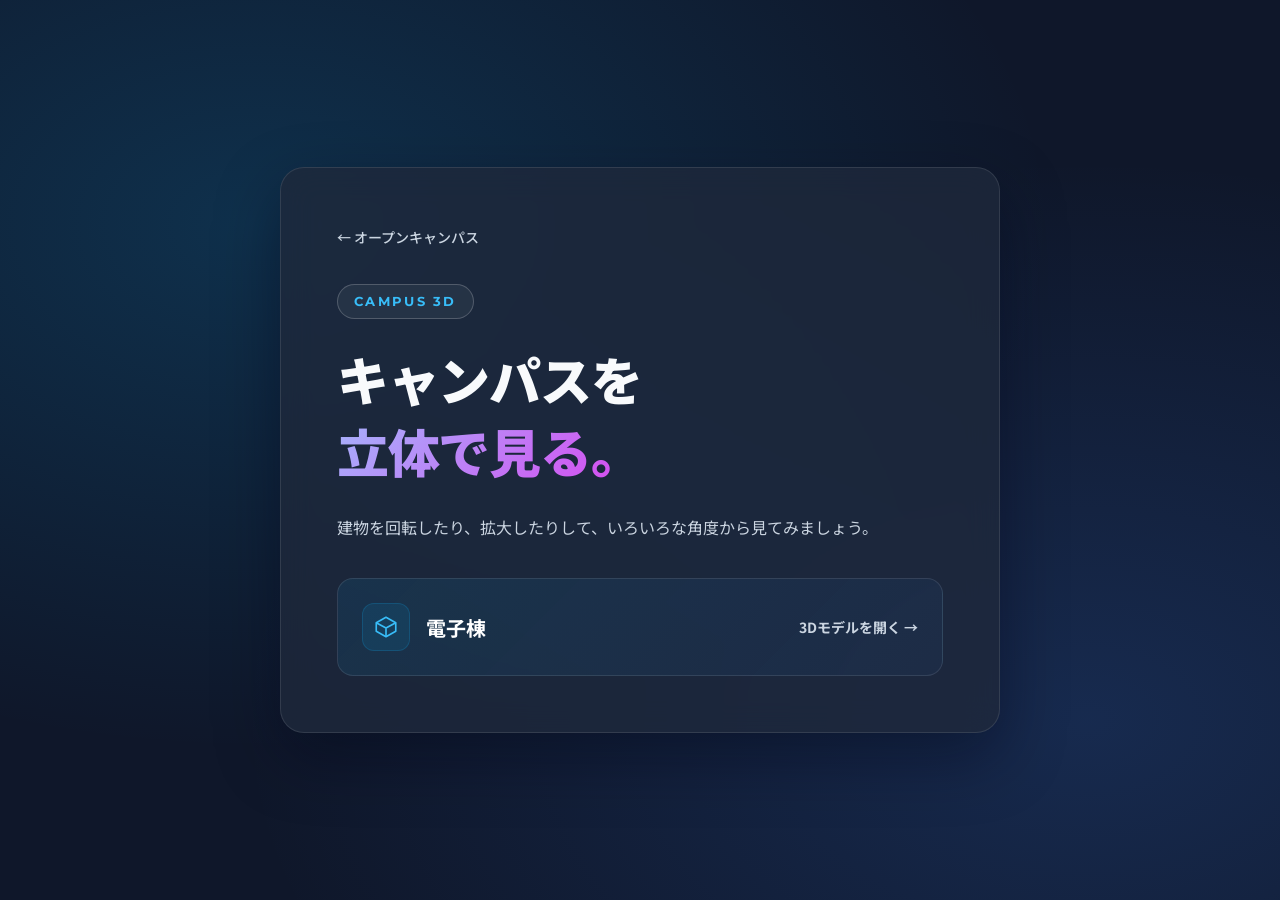
<file: 3d/index.html>
<!DOCTYPE html>
<html lang="ja">
<head>
  <meta charset="UTF-8">
  <meta name="viewport" content="width=device-width, initial-scale=1.0">
  <title>キャンパス 3Dビューア</title>
  <link rel="preconnect" href="https://fonts.googleapis.com">
  <link rel="preconnect" href="https://fonts.gstatic.com" crossorigin>
  <link href="https://fonts.googleapis.com/css2?family=Montserrat:wght@700;900&family=Noto+Sans+JP:wght@400;500;700;900&display=swap" rel="stylesheet">
  <link rel="stylesheet" href="viewer.css">
</head>
<body class="catalog">
  <main class="catalog-card">
    <a class="back-link" href="../index.html">← オープンキャンパス</a>
    <p class="eyebrow">CAMPUS 3D</p>
    <h1>キャンパスを<br><span class="text-gradient">立体で見る。</span></h1>
    <p>建物を回転したり、拡大したりして、いろいろな角度から見てみましょう。</p>
    <a class="model-link" href="denshito.html">
      <strong><svg class="model-icon" viewBox="0 0 24 24" fill="none" stroke="currentColor" stroke-width="1.5" stroke-linejoin="round" aria-hidden="true"><path d="m12 3 9 5v8l-9 5-9-5V8l9-5Z"/><path d="m3 8 9 5 9-5M12 13v8"/></svg>電子棟</strong>
      <span>3Dモデルを開く →</span>
    </a>
  </main>
</body>
</html>
</file>
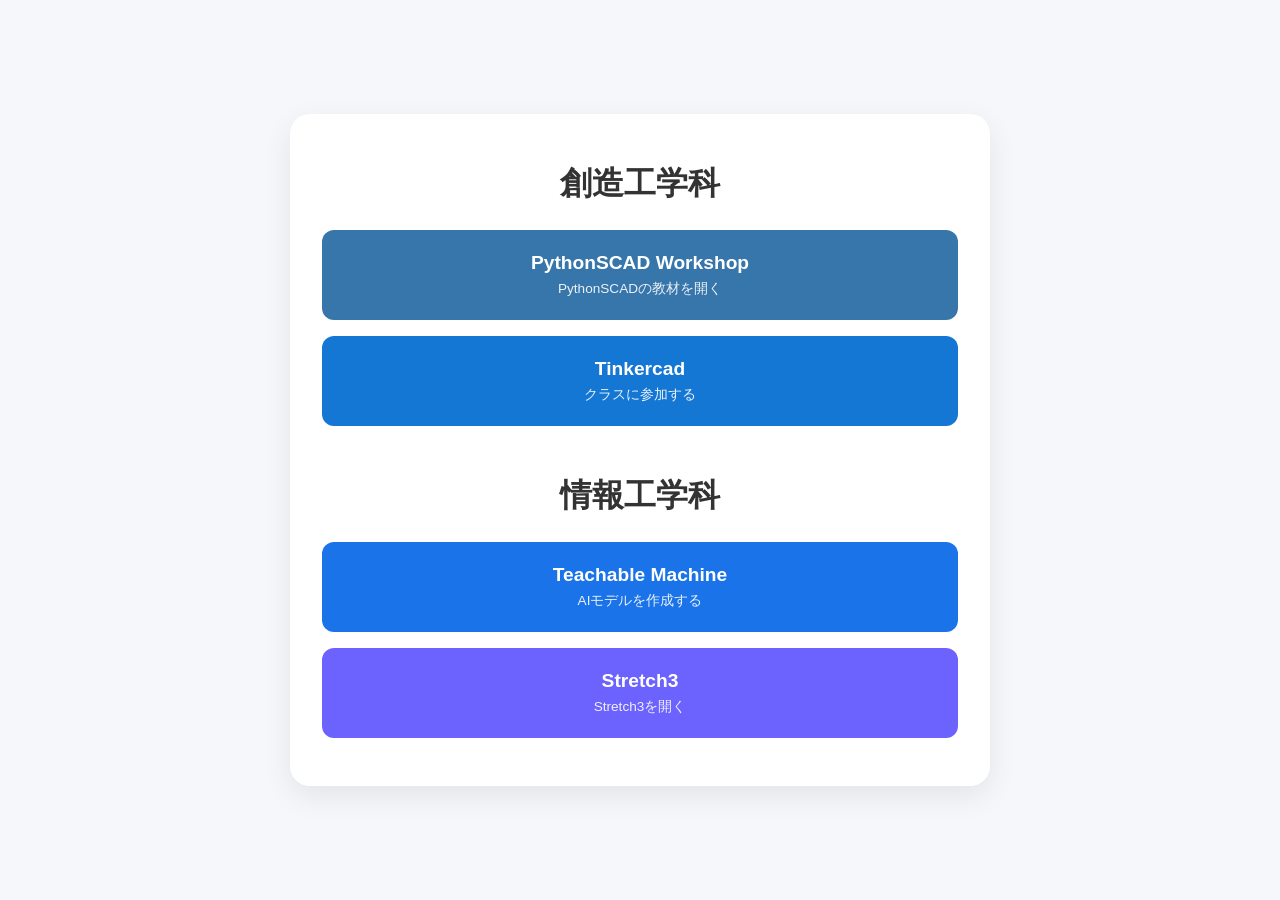
<file: index02.html>
<!DOCTYPE html>
<html lang="ja">
<head>
  <meta charset="UTF-8">
  <meta name="viewport" content="width=device-width, initial-scale=1.0">
  <title>創造工学科・情報工学科</title>

  <style>
    * {
      box-sizing: border-box;
    }

    body {
      margin: 0;
      font-family: -apple-system, BlinkMacSystemFont, "Segoe UI",
                   "Hiragino Kaku Gothic ProN", "Hiragino Sans",
                   "Yu Gothic", sans-serif;
      background: #f5f7fa;
      color: #333;
    }

    .container {
      min-height: 100vh;
      display: flex;
      justify-content: center;
      align-items: center;
      padding: 24px;
    }

    .card {
      width: 100%;
      max-width: 700px;
      background: #fff;
      border-radius: 20px;
      padding: 48px 32px;
      box-shadow: 0 10px 30px rgba(0, 0, 0, 0.08);
    }

    h1 {
      margin: 0 0 24px;
      font-size: 2rem;
      text-align: center;
    }

    .section + .section {
      margin-top: 48px;
    }

    .links {
      display: grid;
      gap: 16px;
    }

    .button {
      display: block;
      padding: 22px 24px;
      border-radius: 12px;
      text-decoration: none;
      font-size: 1.2rem;
      font-weight: bold;
      text-align: center;
      transition: 0.2s;
    }

    .button:hover {
      transform: translateY(-2px);
    }

    .pythonscad {
      background: #3776ab;
      color: #fff;
    }

    .tinkercad {
      background: #1477d4;
      color: #fff;
    }

    .teachable {
      background: #1a73e8;
      color: #fff;
    }

    .stretch {
      background: #6c63ff;
      color: #fff;
    }

    .sub {
      display: block;
      margin-top: 6px;
      font-size: 0.85rem;
      font-weight: normal;
      opacity: 0.9;
    }
  </style>
</head>

<body>

  <main class="container">
    <div class="card">

      <section class="section">
        <h1>創造工学科</h1>

        <div class="links">

          <a
            class="button pythonscad"
            href="https://ysetou-hp.github.io/homepage/PythonSCAD-Workshop/"
            target="_blank"
            rel="noopener noreferrer"
          >
            PythonSCAD Workshop
            <span class="sub">PythonSCADの教材を開く</span>
          </a>

          <a
            class="button tinkercad"
            href="https://www.tinkercad.com/joinclass/JWYPNAZ2B"
            target="_blank"
            rel="noopener noreferrer"
          >
            Tinkercad
            <span class="sub">クラスに参加する</span>
          </a>

        </div>
      </section>

      <section class="section">
        <h1>情報工学科</h1>

        <div class="links">

          <a
            class="button teachable"
            href="https://teachablemachine.withgoogle.com/train"
            target="_blank"
            rel="noopener noreferrer"
          >
            Teachable Machine
            <span class="sub">AIモデルを作成する</span>
          </a>

          <a
            class="button stretch"
            href="https://stretch3.champierre.com/"
            target="_blank"
            rel="noopener noreferrer"
          >
            Stretch3
            <span class="sub">Stretch3を開く</span>
          </a>

        </div>
      </section>

    </div>
  </main>

</body>
</html>
</file>
<file: 3d/viewer.css>
:root {
  color-scheme: dark;
  font-family: "Noto Sans JP", "Hiragino Sans", "Yu Gothic", sans-serif;
  color: #f8fafc;
  background: #0f172a;
  --viewer-background: #0f172a;
}
* { box-sizing: border-box; }
body { margin: 0; -webkit-font-smoothing: antialiased; }
::selection { color: #fff; background: #3b82f6; }
a { color: #cbd5e1; }
button, a { -webkit-tap-highlight-color: transparent; }
button:focus-visible, a:focus-visible, canvas:focus-visible { outline: 3px solid #38bdf8; outline-offset: 4px; }
.text-gradient { background: linear-gradient(135deg, #a5b4fc 0%, #d946ef 100%); -webkit-background-clip: text; background-clip: text; color: transparent; }
.back-link { font-size: .875rem; font-weight: 500; text-decoration: none; transition: color .2s; }
.back-link:hover { color: #fff; }
.catalog { min-height: 100svh; display: grid; place-items: center; padding: 32px 24px; background: radial-gradient(ellipse at 20% 25%, #0ea5e92e, transparent 55%), radial-gradient(ellipse at 85% 80%, #3b82f62e, transparent 55%), #0f172a; }
.catalog-card { width: min(100%, 720px); padding: clamp(24px, 5vw, 56px); border: 1px solid #ffffff1a; border-radius: 24px; background: #1e293bcc; backdrop-filter: blur(16px); box-shadow: 0 24px 64px #02061766; }
.eyebrow { display: table; margin: 36px 0 24px; padding: 9px 16px; border: 1px solid #ffffff33; border-radius: 999px; background: #ffffff0d; color: #38bdf8; font-family: "Montserrat", sans-serif; font-size: .8rem; font-weight: 700; letter-spacing: .18em; }
.catalog h1 { margin: 0 0 24px; font-size: clamp(2rem, 5vw, 3.25rem); font-weight: 900; line-height: 1.4; letter-spacing: -.025em; }
.catalog p:not(.eyebrow) { color: #cbd5e1; line-height: 1.9; }
.model-link { display: flex; align-items: center; flex-wrap: wrap; justify-content: space-between; gap: 16px; margin-top: 36px; padding: 24px; border: 1px solid #ffffff1a; border-radius: 16px; background: linear-gradient(135deg, #0ea5e91a, #3b82f60d); text-decoration: none; transition: transform .3s, border-color .3s, box-shadow .3s; }
.model-link strong { display: flex; align-items: center; gap: 16px; color: #fff; font-size: 1.25rem; }
.model-icon { width: 48px; height: 48px; padding: 10px; border: 1px solid #0ea5e933; border-radius: 12px; background: #0ea5e91a; color: #38bdf8; }
.model-link > span { font-size: .875rem; font-weight: 700; }
.model-link:hover { transform: translateY(-4px); border-color: #0ea5e966; box-shadow: 0 10px 30px #0ea5e926; }
.viewer-page { height: 100vh; height: 100dvh; display: flex; flex-direction: column; }
.viewer-header { display: flex; justify-content: space-between; align-items: center; flex-wrap: wrap; gap: 16px; padding: 18px 24px; background: #0f172acc; backdrop-filter: blur(16px); border-bottom: 1px solid #ffffff1a; }
.viewer-header h1 { margin: 8px 0 0; font-size: 1.5rem; font-weight: 900; }
.viewer-header .viewer-subtitle { margin-left: 8px; color: #94a3b8; font-size: .875rem; font-weight: 500; }
.toolbar { display: flex; flex-wrap: wrap; gap: 8px; }
.toolbar button { padding: 10px 18px; border: 1px solid #ffffff33; border-radius: 999px; background: #ffffff0d; color: #f8fafc; font: inherit; font-size: .875rem; font-weight: 700; cursor: pointer; transition: background .2s, border-color .2s; }
.toolbar button:hover:enabled { background: #ffffff1a; border-color: #ffffff66; }
.toolbar button[aria-pressed="true"], .toolbar button[aria-pressed="true"]:hover:enabled { color: #fff; background: linear-gradient(135deg, #0ea5e9, #3b82f6); border-color: #38bdf8; }
.toolbar button:disabled { opacity: .5; cursor: default; }
#viewer { position: relative; flex: 1; min-height: 0; overflow: hidden; background: var(--viewer-background); }
#viewer canvas { display: block; width: 100%; height: 100%; touch-action: none; cursor: grab; }
#viewer canvas:active { cursor: grabbing; }
.status { position: absolute; z-index: 1; top: 50%; left: 50%; transform: translate(-50%, -50%); width: min(440px, calc(100% - 32px)); margin: 0; padding: 24px; border: 1px solid #ffffff1a; border-radius: 16px; background: #1e293bf2; box-shadow: 0 16px 48px #02061766; text-align: center; line-height: 1.9; overflow-wrap: anywhere; }
.status[data-state="error"] { color: #fecaca; border-color: #f8717159; }
.viewer-help { padding: 12px 20px; border-top: 1px solid #ffffff1a; background: #0a101d; color: #94a3b8; text-align: center; font-size: .8rem; line-height: 1.7; }
@media (max-width: 540px) {
  .viewer-header { padding: 12px 16px; gap: 12px; }
  .toolbar { width: 100%; }
  .toolbar button { flex: 1; }
}
@media (prefers-reduced-motion: reduce) {
  .model-link, .toolbar button, .back-link { transition: none; }
  .model-link:hover { transform: none; }
}
</file>
